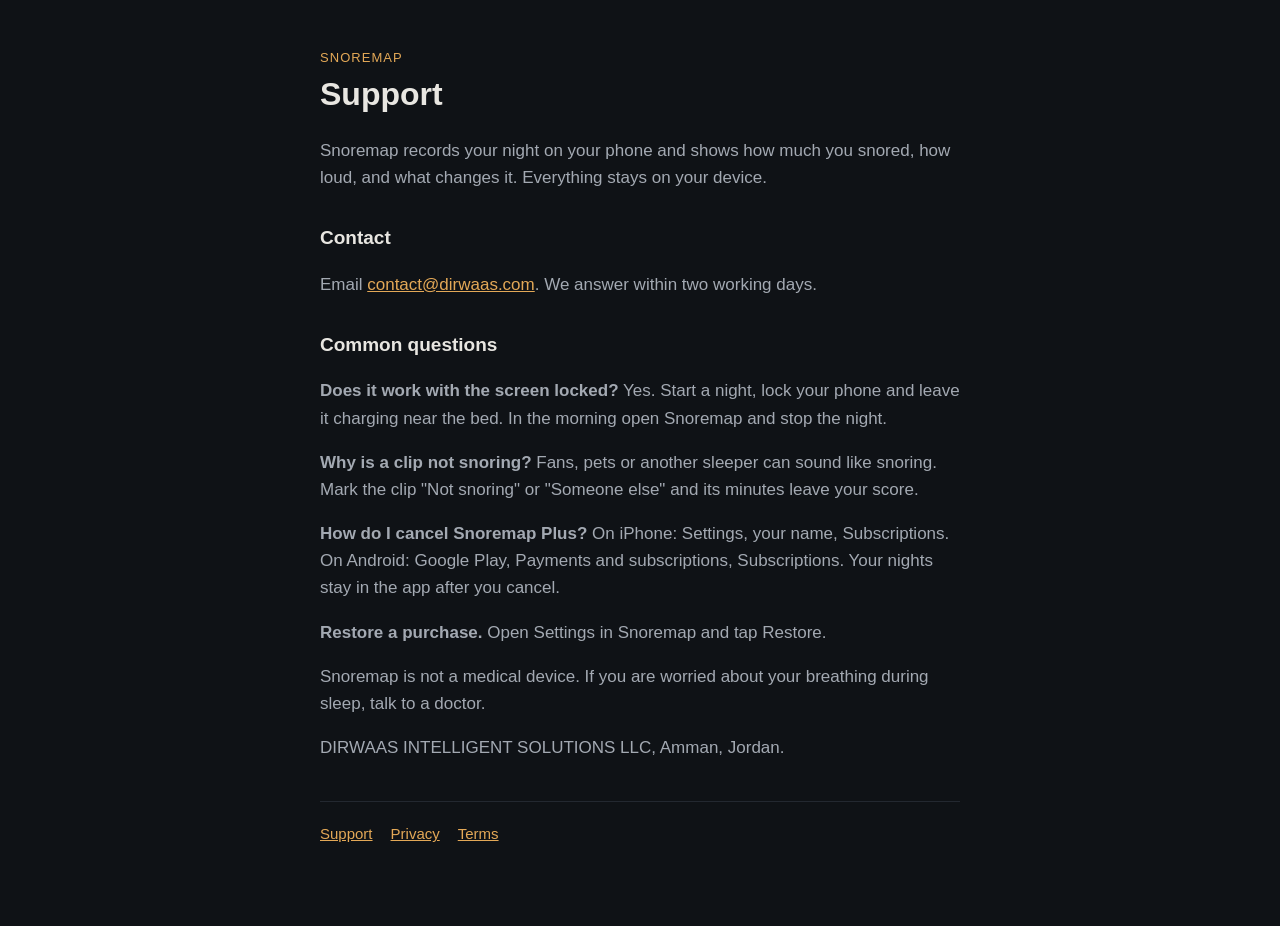
<file: index.html>
<!doctype html><html lang="en"><head><meta charset="utf-8"><meta name="viewport" content="width=device-width,initial-scale=1"><title>Snoremap Support</title><link rel="stylesheet" href="style.css"></head><body><main>
<div class="eyebrow">Snoremap</div>
<h1>Support</h1>
<p>Snoremap records your night on your phone and shows how much you snored, how loud, and what changes it. Everything stays on your device.</p>
<h2>Contact</h2>
<p>Email <a href="mailto:contact@dirwaas.com">contact@dirwaas.com</a>. We answer within two working days.</p>
<h2>Common questions</h2>
<p><strong>Does it work with the screen locked?</strong> Yes. Start a night, lock your phone and leave it charging near the bed. In the morning open Snoremap and stop the night.</p>
<p><strong>Why is a clip not snoring?</strong> Fans, pets or another sleeper can sound like snoring. Mark the clip "Not snoring" or "Someone else" and its minutes leave your score.</p>
<p><strong>How do I cancel Snoremap Plus?</strong> On iPhone: Settings, your name, Subscriptions. On Android: Google Play, Payments and subscriptions, Subscriptions. Your nights stay in the app after you cancel.</p>
<p><strong>Restore a purchase.</strong> Open Settings in Snoremap and tap Restore.</p>
<p>Snoremap is not a medical device. If you are worried about your breathing during sleep, talk to a doctor.</p>
<p>DIRWAAS INTELLIGENT SOLUTIONS LLC, Amman, Jordan.</p>
<nav><a href="index.html">Support</a><a href="privacy.html">Privacy</a><a href="terms.html">Terms</a></nav></main></body></html>
</file>
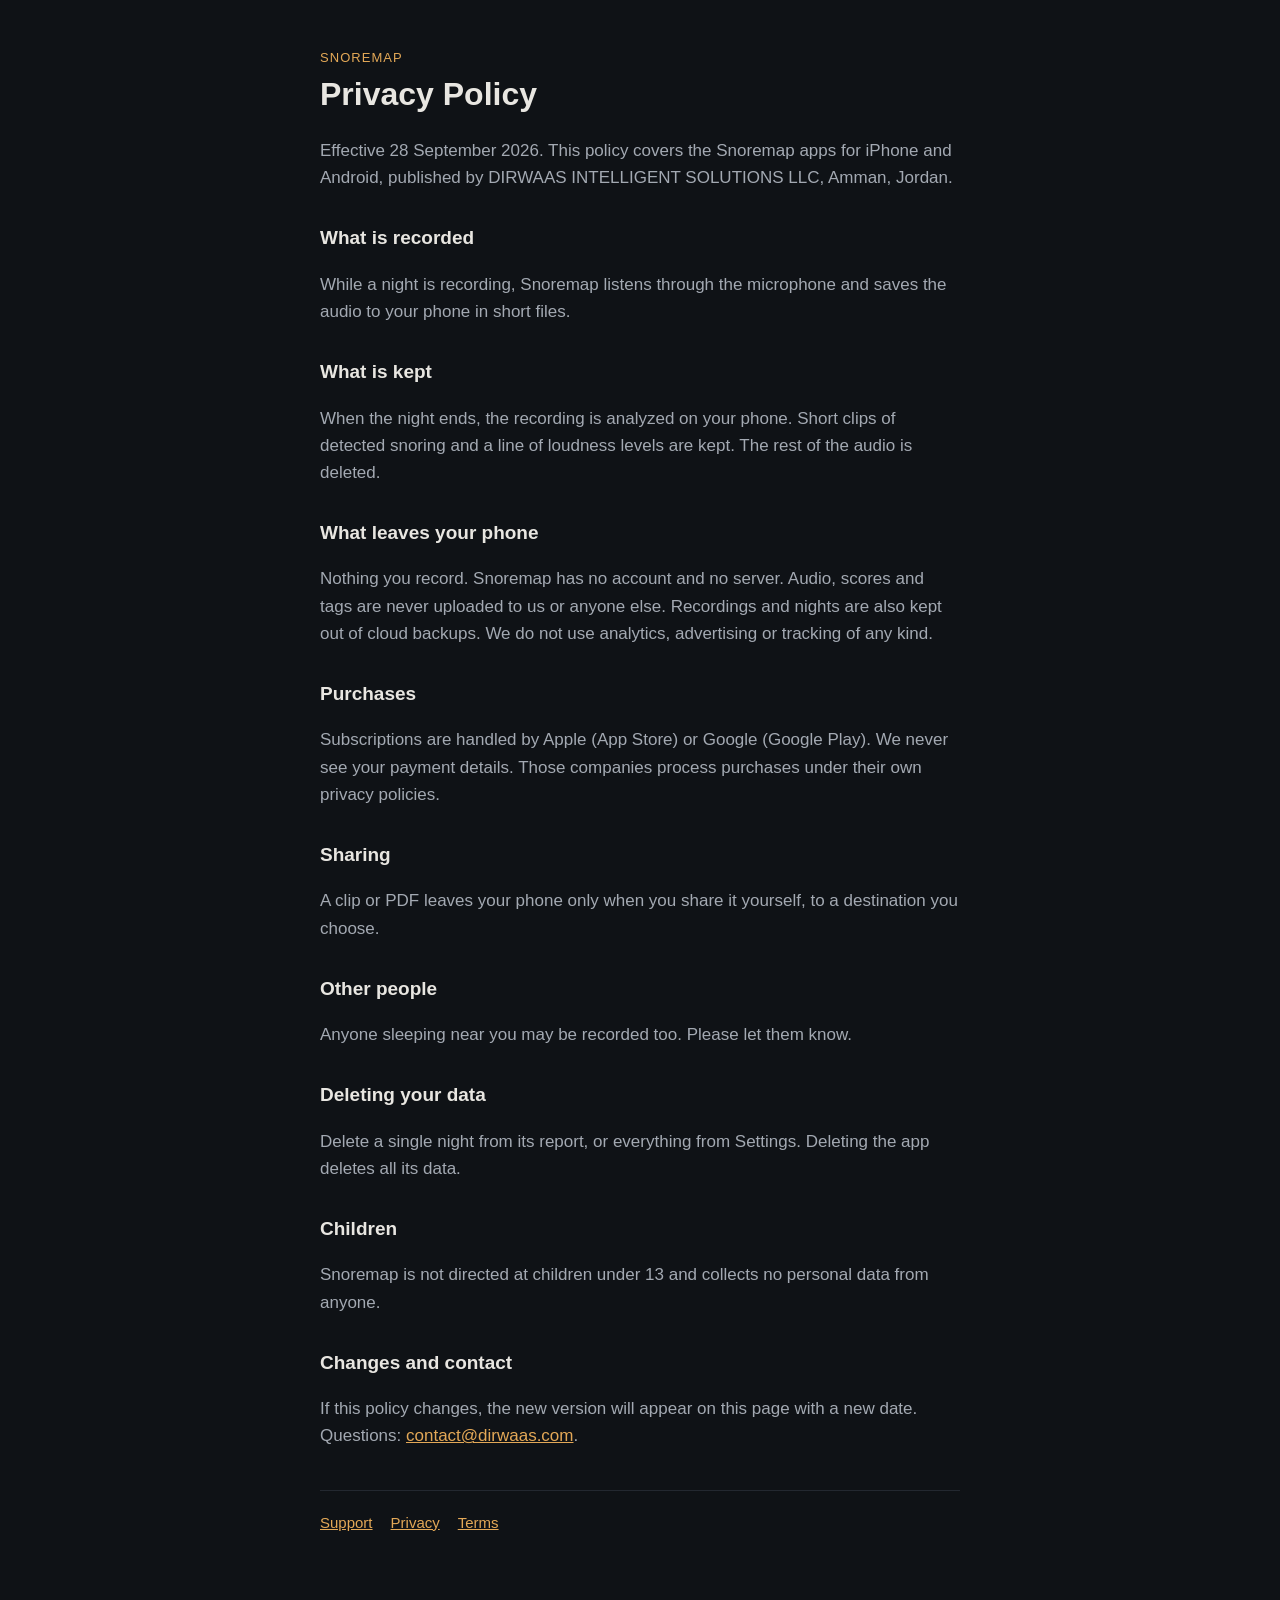
<file: privacy.html>
<!doctype html><html lang="en"><head><meta charset="utf-8"><meta name="viewport" content="width=device-width,initial-scale=1"><title>Snoremap Privacy Policy</title><link rel="stylesheet" href="style.css"></head><body><main>
<div class="eyebrow">Snoremap</div>
<h1>Privacy Policy</h1>
<p>Effective 28 September 2026. This policy covers the Snoremap apps for iPhone and Android, published by DIRWAAS INTELLIGENT SOLUTIONS LLC, Amman, Jordan.</p>
<h2>What is recorded</h2>
<p>While a night is recording, Snoremap listens through the microphone and saves the audio to your phone in short files.</p>
<h2>What is kept</h2>
<p>When the night ends, the recording is analyzed on your phone. Short clips of detected snoring and a line of loudness levels are kept. The rest of the audio is deleted.</p>
<h2>What leaves your phone</h2>
<p>Nothing you record. Snoremap has no account and no server. Audio, scores and tags are never uploaded to us or anyone else. Recordings and nights are also kept out of cloud backups. We do not use analytics, advertising or tracking of any kind.</p>
<h2>Purchases</h2>
<p>Subscriptions are handled by Apple (App Store) or Google (Google Play). We never see your payment details. Those companies process purchases under their own privacy policies.</p>
<h2>Sharing</h2>
<p>A clip or PDF leaves your phone only when you share it yourself, to a destination you choose.</p>
<h2>Other people</h2>
<p>Anyone sleeping near you may be recorded too. Please let them know.</p>
<h2>Deleting your data</h2>
<p>Delete a single night from its report, or everything from Settings. Deleting the app deletes all its data.</p>
<h2>Children</h2>
<p>Snoremap is not directed at children under 13 and collects no personal data from anyone.</p>
<h2>Changes and contact</h2>
<p>If this policy changes, the new version will appear on this page with a new date. Questions: <a href="mailto:contact@dirwaas.com">contact@dirwaas.com</a>.</p>
<nav><a href="index.html">Support</a><a href="privacy.html">Privacy</a><a href="terms.html">Terms</a></nav></main></body></html>
</file>
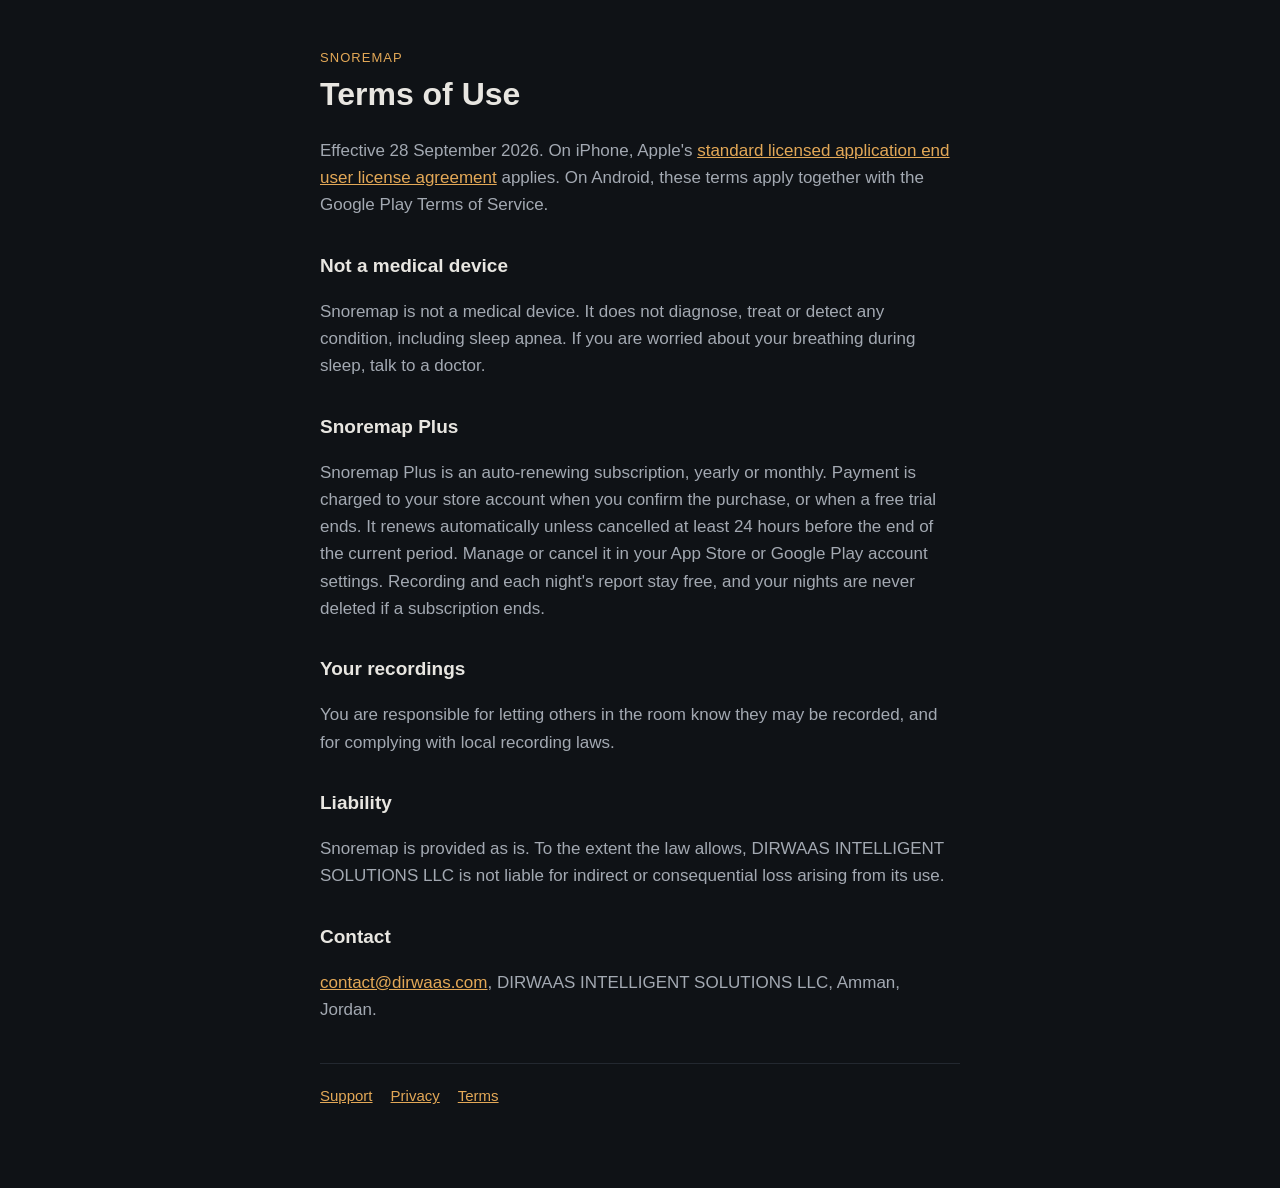
<file: terms.html>
<!doctype html><html lang="en"><head><meta charset="utf-8"><meta name="viewport" content="width=device-width,initial-scale=1"><title>Snoremap Terms of Use</title><link rel="stylesheet" href="style.css"></head><body><main>
<div class="eyebrow">Snoremap</div>
<h1>Terms of Use</h1>
<p>Effective 28 September 2026. On iPhone, Apple's <a href="https://www.apple.com/legal/internet-services/itunes/dev/stdeula/">standard licensed application end user license agreement</a> applies. On Android, these terms apply together with the Google Play Terms of Service.</p>
<h2>Not a medical device</h2>
<p>Snoremap is not a medical device. It does not diagnose, treat or detect any condition, including sleep apnea. If you are worried about your breathing during sleep, talk to a doctor.</p>
<h2>Snoremap Plus</h2>
<p>Snoremap Plus is an auto-renewing subscription, yearly or monthly. Payment is charged to your store account when you confirm the purchase, or when a free trial ends. It renews automatically unless cancelled at least 24 hours before the end of the current period. Manage or cancel it in your App Store or Google Play account settings. Recording and each night's report stay free, and your nights are never deleted if a subscription ends.</p>
<h2>Your recordings</h2>
<p>You are responsible for letting others in the room know they may be recorded, and for complying with local recording laws.</p>
<h2>Liability</h2>
<p>Snoremap is provided as is. To the extent the law allows, DIRWAAS INTELLIGENT SOLUTIONS LLC is not liable for indirect or consequential loss arising from its use.</p>
<h2>Contact</h2>
<p><a href="mailto:contact@dirwaas.com">contact@dirwaas.com</a>, DIRWAAS INTELLIGENT SOLUTIONS LLC, Amman, Jordan.</p>
<nav><a href="index.html">Support</a><a href="privacy.html">Privacy</a><a href="terms.html">Terms</a></nav></main></body></html>
</file>
<file: style.css>
:root{--bg:#0F1216;--text:#E8E6E1;--muted:#A3A9B2;--lamp:#E3A857;--line:#232830}
*{box-sizing:border-box}body{margin:0;background:var(--bg);color:var(--text);font:17px/1.6 -apple-system,BlinkMacSystemFont,"Segoe UI",Roboto,sans-serif}
main{max-width:680px;margin:0 auto;padding:48px 20px 80px}
h1{font-size:32px;font-weight:600;margin:0 0 8px}h2{font-size:19px;font-weight:600;margin:32px 0 6px}
p,li{color:var(--muted)}a{color:var(--lamp)}.eyebrow{color:var(--lamp);font-size:13px;letter-spacing:.08em;text-transform:uppercase}
nav{display:flex;gap:18px;margin-top:40px;padding-top:20px;border-top:1px solid var(--line);font-size:15px}
</file>
